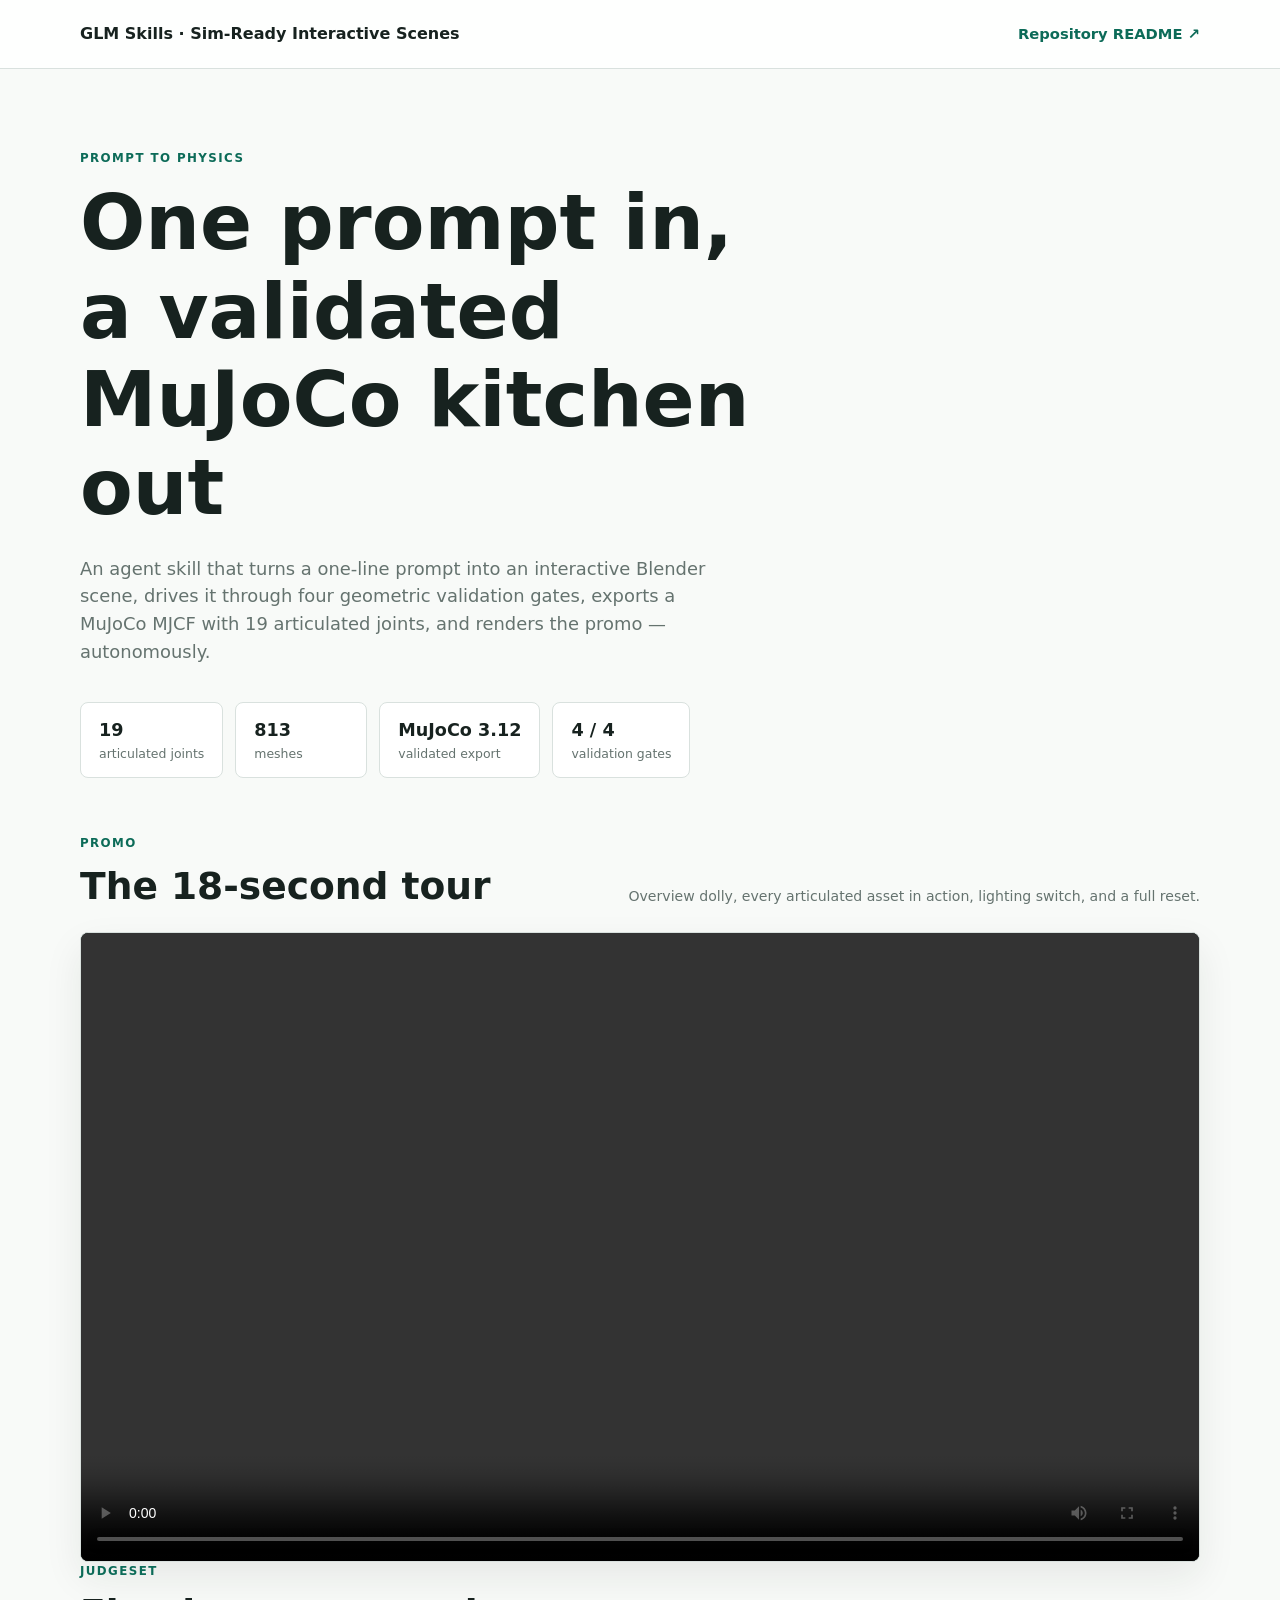
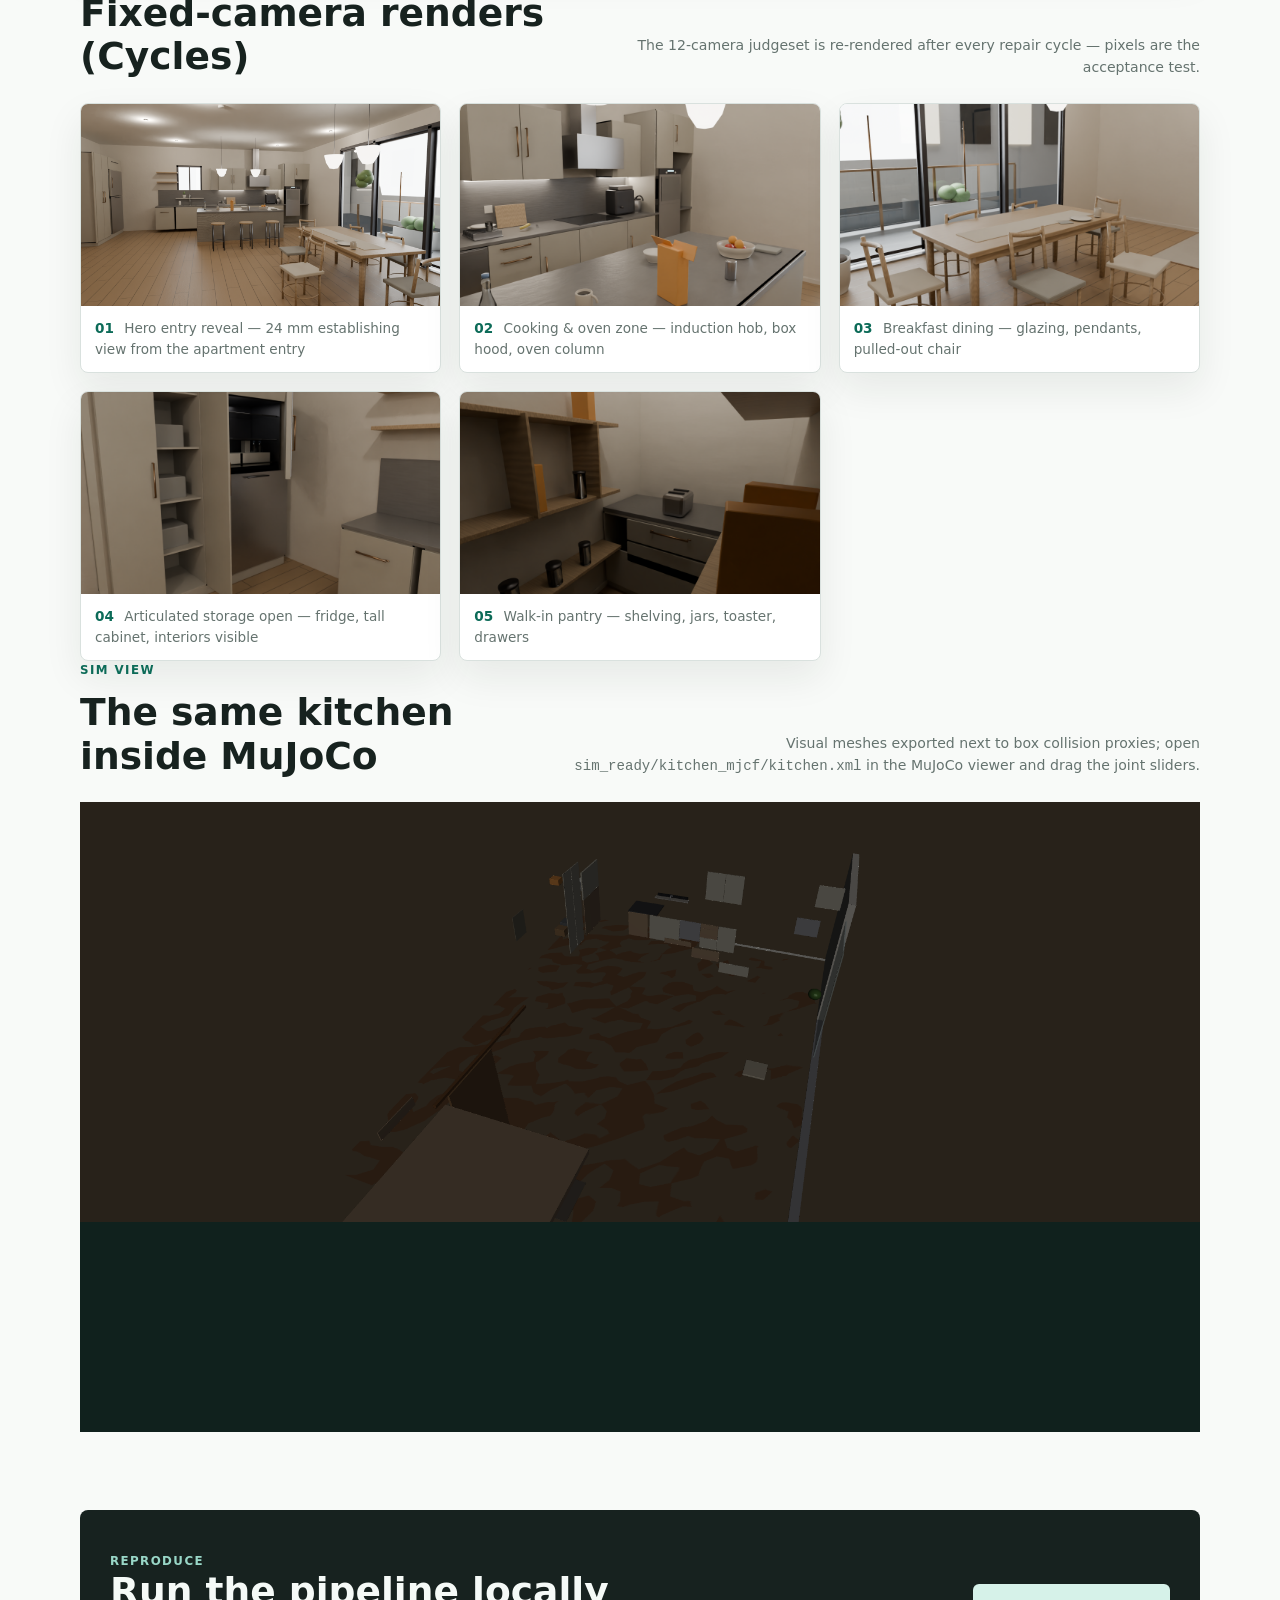
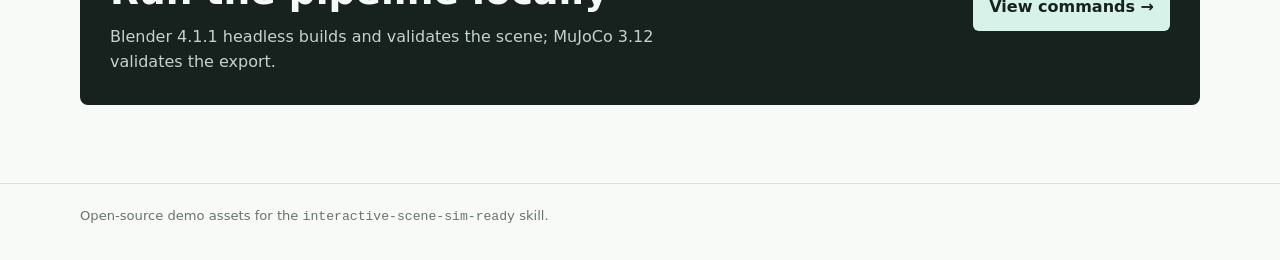
<file: docs/index.html>
<!doctype html>
<html lang="en">
<head>
  <meta charset="utf-8">
  <meta name="viewport" content="width=device-width, initial-scale=1">
  <meta name="description" content="GLM sim-ready interactive scene — agent skill, validated Blender scene, and MuJoCo export">
  <title>GLM Skills · Sim-Ready Interactive Scene</title>
  <link rel="stylesheet" href="styles.css">
</head>
<body>
  <header class="site-header">
    <div class="shell header-inner">
      <a class="brand" href="../README.md">GLM Skills · Sim-Ready Interactive Scenes</a>
      <a class="text-link" href="../README.md">Repository README <span aria-hidden="true">&#8599;</span></a>
    </div>
  </header>

  <main class="shell">
    <section class="intro" aria-labelledby="page-title">
      <p class="eyebrow">PROMPT TO PHYSICS</p>
      <h1 id="page-title">One prompt in, a validated MuJoCo kitchen out</h1>
      <p class="lede">An agent skill that turns a one-line prompt into an interactive Blender scene, drives it through four geometric validation gates, exports a MuJoCo MJCF with 19 articulated joints, and renders the promo — autonomously.</p>
      <div class="stats" aria-label="Project highlights">
        <div><strong>19</strong><span>articulated joints</span></div>
        <div><strong>813</strong><span>meshes</span></div>
        <div><strong>MuJoCo 3.12</strong><span>validated export</span></div>
        <div><strong>4 / 4</strong><span>validation gates</span></div>
      </div>
    </section>

    <section aria-labelledby="promo-heading">
      <div class="section-heading">
        <div>
          <p class="eyebrow">PROMO</p>
          <h2 id="promo-heading">The 18-second tour</h2>
        </div>
        <p class="video-note">Overview dolly, every articulated asset in action, lighting switch, and a full reset.</p>
      </div>
      <div class="video-frame promo-frame">
        <video controls preload="metadata" playsinline aria-label="Kitchen promo video">
          <source src="videos/kitchen_promo.mp4" type="video/mp4">
          Your browser does not support HTML5 video.
        </video>
      </div>
    </section>

    <section aria-labelledby="gallery-heading">
      <div class="section-heading">
        <div>
          <p class="eyebrow">JUDGESET</p>
          <h2 id="gallery-heading">Fixed-camera renders (Cycles)</h2>
        </div>
        <p class="video-note">The 12-camera judgeset is re-rendered after every repair cycle — pixels are the acceptance test.</p>
      </div>
      <div id="render-grid" class="render-grid"></div>
    </section>

    <section aria-labelledby="mujoco-heading">
      <div class="section-heading">
        <div>
          <p class="eyebrow">SIM VIEW</p>
          <h2 id="mujoco-heading">The same kitchen inside MuJoCo</h2>
        </div>
        <p class="video-note">Visual meshes exported next to box collision proxies; open <code>sim_ready/kitchen_mjcf/kitchen.xml</code> in the MuJoCo viewer and drag the joint sliders.</p>
      </div>
      <div class="video-frame">
        <img src="images/mujoco_view.png" alt="MuJoCo render of the exported kitchen scene">
      </div>
    </section>

    <section class="next-step" aria-labelledby="next-heading">
      <div>
        <p class="eyebrow">REPRODUCE</p>
        <h2 id="next-heading">Run the pipeline locally</h2>
        <p>Blender 4.1.1 headless builds and validates the scene; MuJoCo 3.12 validates the export.</p>
      </div>
      <a class="button" href="../README.md#quick-start">View commands <span aria-hidden="true">&#8594;</span></a>
    </section>
  </main>

  <footer class="site-footer">
    <div class="shell">Open-source demo assets for the <code>interactive-scene-sim-ready</code> skill.</div>
  </footer>
  <script src="app.js"></script>
</body>
</html>
</file>
<file: docs/styles.css>
:root {
  color-scheme: light;
  --ink: #17221f;
  --muted: #65736f;
  --line: #d9e1de;
  --surface: #ffffff;
  --soft: #f2f6f3;
  --accent: #0c6b58;
  --accent-soft: #dceee8;
  --shadow: 0 16px 38px rgba(23, 34, 31, 0.08);
}

* { box-sizing: border-box; }
body { margin: 0; background: #f8faf8; color: var(--ink); font: 16px/1.55 Inter, ui-sans-serif, system-ui, -apple-system, sans-serif; }
a { color: inherit; }
.shell { width: min(1120px, calc(100% - 40px)); margin: 0 auto; }
.site-header { border-bottom: 1px solid var(--line); background: rgba(255, 255, 255, 0.92); }
.header-inner { display: flex; align-items: center; justify-content: space-between; min-height: 68px; gap: 20px; }
.brand { color: var(--ink); font-weight: 750; letter-spacing: 0; text-decoration: none; }
.text-link { color: var(--accent); font-size: 0.92rem; font-weight: 650; text-decoration: none; }
.intro { padding: 80px 0 56px; max-width: 760px; }
.eyebrow { margin: 0 0 12px; color: var(--accent); font-size: 0.74rem; font-weight: 800; letter-spacing: 0.12em; }
h1, h2, h3 { margin: 0; line-height: 1.15; letter-spacing: 0; }
h1 { font-size: clamp(2.45rem, 6vw, 4.8rem); max-width: 720px; }
h2 { font-size: clamp(1.65rem, 3vw, 2.35rem); }
h3 { font-size: 1.1rem; }
.lede { max-width: 650px; margin: 22px 0 0; color: var(--muted); font-size: 1.12rem; }
.stats { display: flex; flex-wrap: wrap; gap: 12px; margin-top: 36px; }
.stats div { min-width: 132px; padding: 14px 18px; border: 1px solid var(--line); border-radius: 8px; background: var(--surface); }
.stats strong, .stats span { display: block; }
.stats strong { font-size: 1.1rem; }
.stats span { color: var(--muted); font-size: 0.78rem; }
.section-heading { display: flex; align-items: end; justify-content: space-between; gap: 24px; margin-bottom: 24px; }
.video-note { margin: 0; color: var(--muted); font-size: 0.88rem; text-align: right; }
.video-grid { display: grid; grid-template-columns: repeat(2, minmax(0, 1fr)); gap: 22px; }
.video-card { overflow: hidden; border: 1px solid var(--line); border-radius: 8px; background: var(--surface); box-shadow: var(--shadow); }
.video-card:last-child { grid-column: 1 / -1; }
.video-frame { background: #10211d; aspect-ratio: 16 / 9; }
.video-card:last-child .video-frame { aspect-ratio: 2.67 / 1; }
video { display: block; width: 100%; height: 100%; object-fit: contain; }
.video-copy { padding: 22px; }
.video-title-row { display: flex; align-items: center; gap: 12px; }
.video-index { display: inline-grid; place-items: center; width: 30px; height: 30px; border-radius: 50%; background: var(--accent-soft); color: var(--accent); font-size: 0.75rem; font-weight: 800; }
.video-copy p { margin: 12px 0 10px; color: var(--muted); }
.video-meta { color: var(--accent); font-size: 0.78rem; font-weight: 700; }
.next-step { display: flex; align-items: center; justify-content: space-between; gap: 28px; margin: 78px 0; padding: 30px; border-radius: 8px; background: var(--ink); color: #f5faf7; }
.next-step .eyebrow { color: #99d7c7; }
.next-step p { max-width: 620px; margin: 12px 0 0; color: #c4d2cd; }
.button { flex: 0 0 auto; padding: 11px 16px; border-radius: 6px; background: #d6f2e9; color: var(--ink); font-weight: 750; text-decoration: none; }
.site-footer { border-top: 1px solid var(--line); padding: 22px 0 34px; color: var(--muted); font-size: 0.82rem; }
code { font-family: ui-monospace, SFMono-Regular, Menlo, monospace; }
@media (max-width: 720px) {
  .shell { width: min(100% - 28px, 1120px); }
  .header-inner { min-height: 58px; }
  .brand { font-size: 0.92rem; }
  .text-link { font-size: 0.78rem; }
  .intro { padding: 54px 0 42px; }
  h1 { font-size: 2.65rem; }
  .section-heading, .next-step { align-items: flex-start; flex-direction: column; }
  .video-note { text-align: left; }
  .video-grid { grid-template-columns: 1fr; }
  .video-card:last-child { grid-column: auto; }
  .video-card:last-child .video-frame { aspect-ratio: 16 / 9; }
  .next-step { margin: 54px 0; }
}

/* kitchen gallery additions */
.promo-frame { border-radius: 8px; overflow: hidden; border: 1px solid var(--line); box-shadow: var(--shadow); }
.promo-frame img, .promo-frame video { display: block; width: 100%; }
.render-grid { display: grid; grid-template-columns: repeat(auto-fill, minmax(300px, 1fr)); gap: 18px; }
.render-card { margin: 0; overflow: hidden; border: 1px solid var(--line); border-radius: 8px; background: var(--surface); box-shadow: var(--shadow); }
.render-card img { display: block; width: 100%; aspect-ratio: 16 / 9; object-fit: cover; }
.render-card figcaption { padding: 12px 14px; color: var(--muted); font-size: 0.85rem; }
.render-index { color: var(--accent); font-weight: 800; margin-right: 6px; }
.video-frame img { display: block; width: 100%; }
</file>
